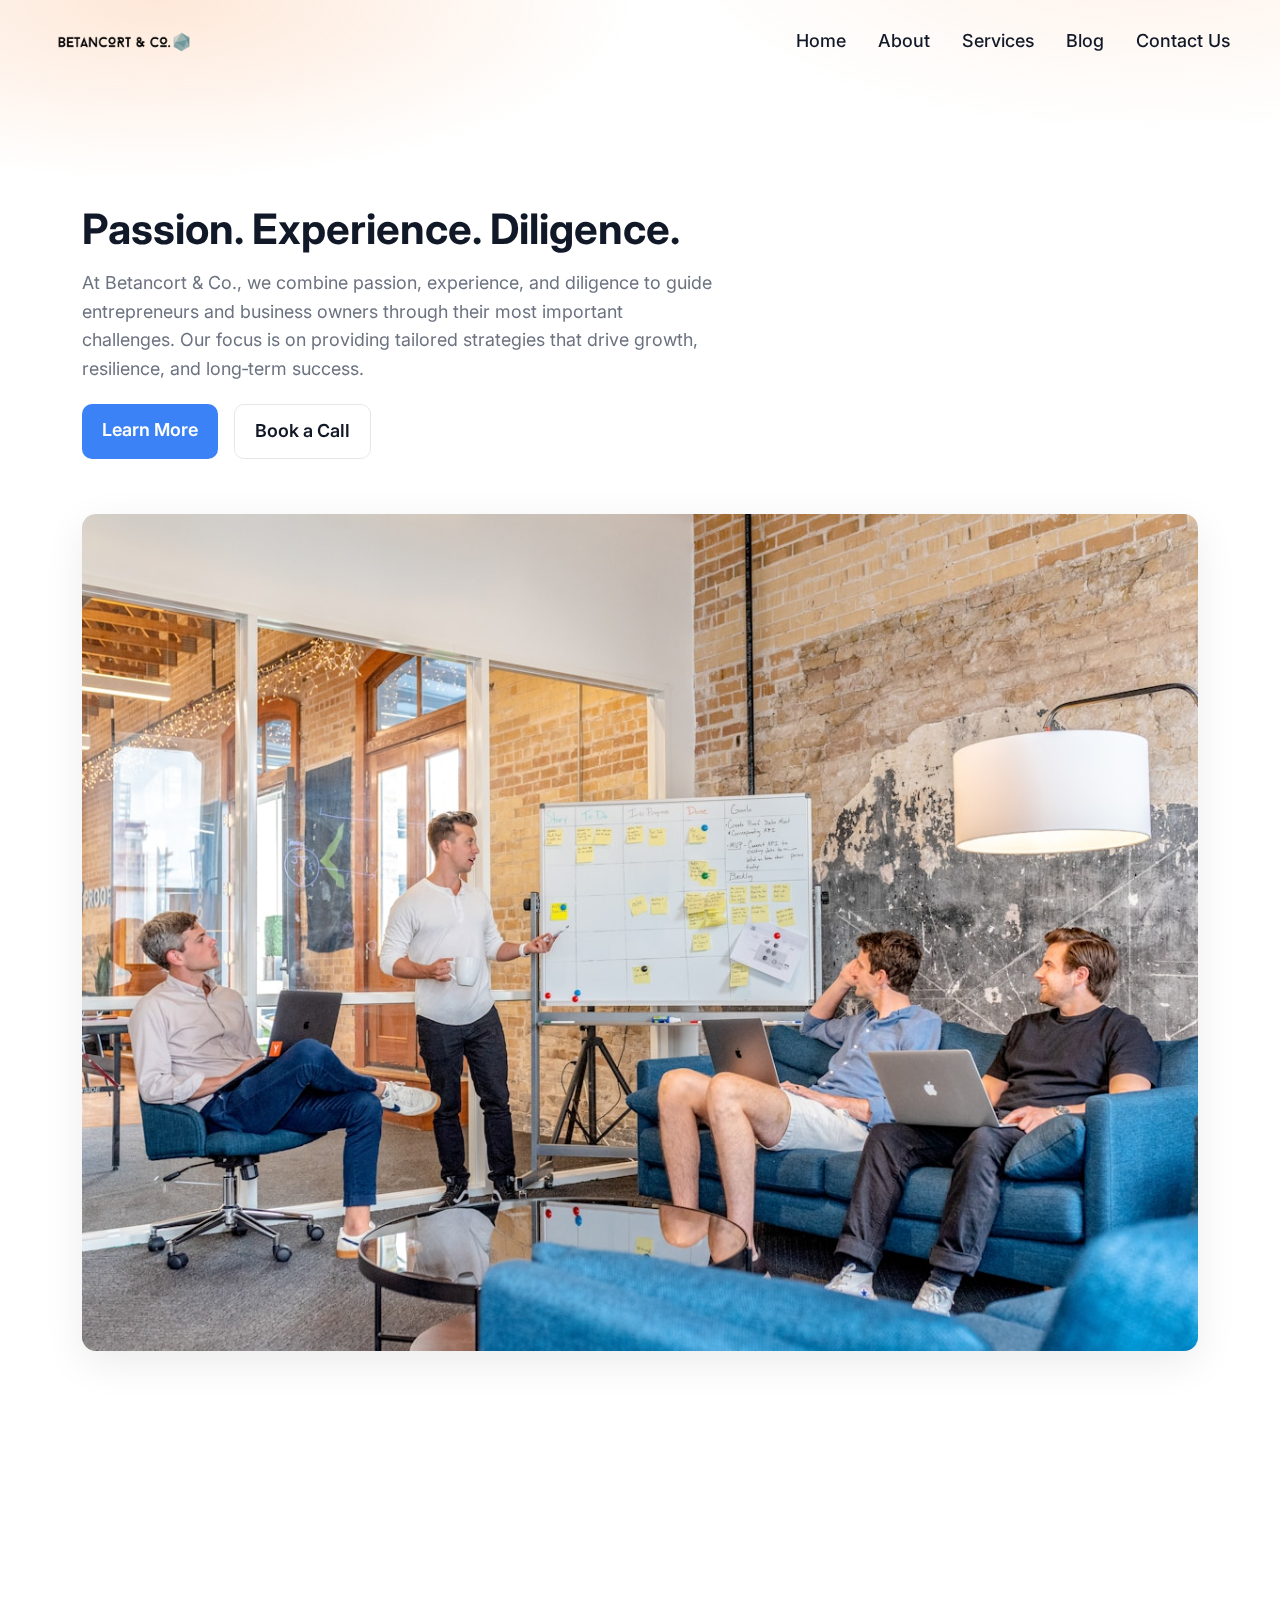
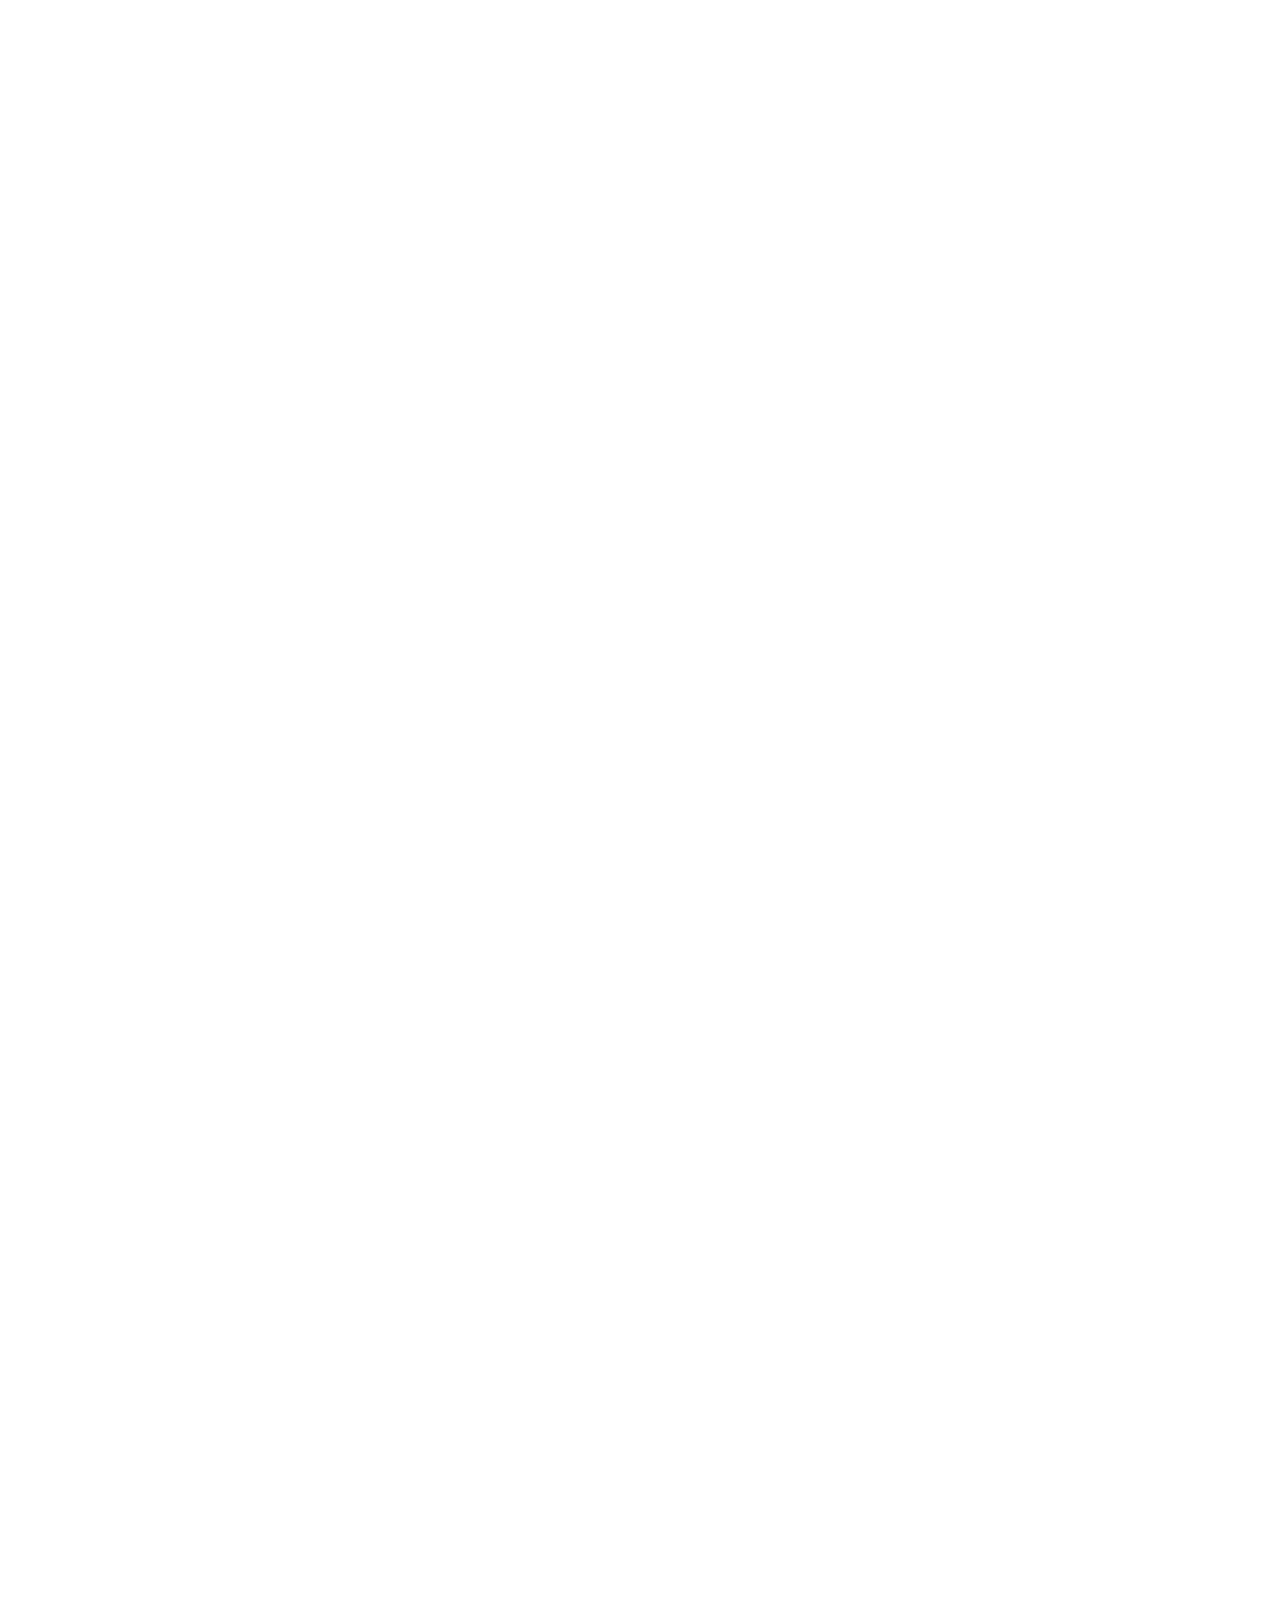
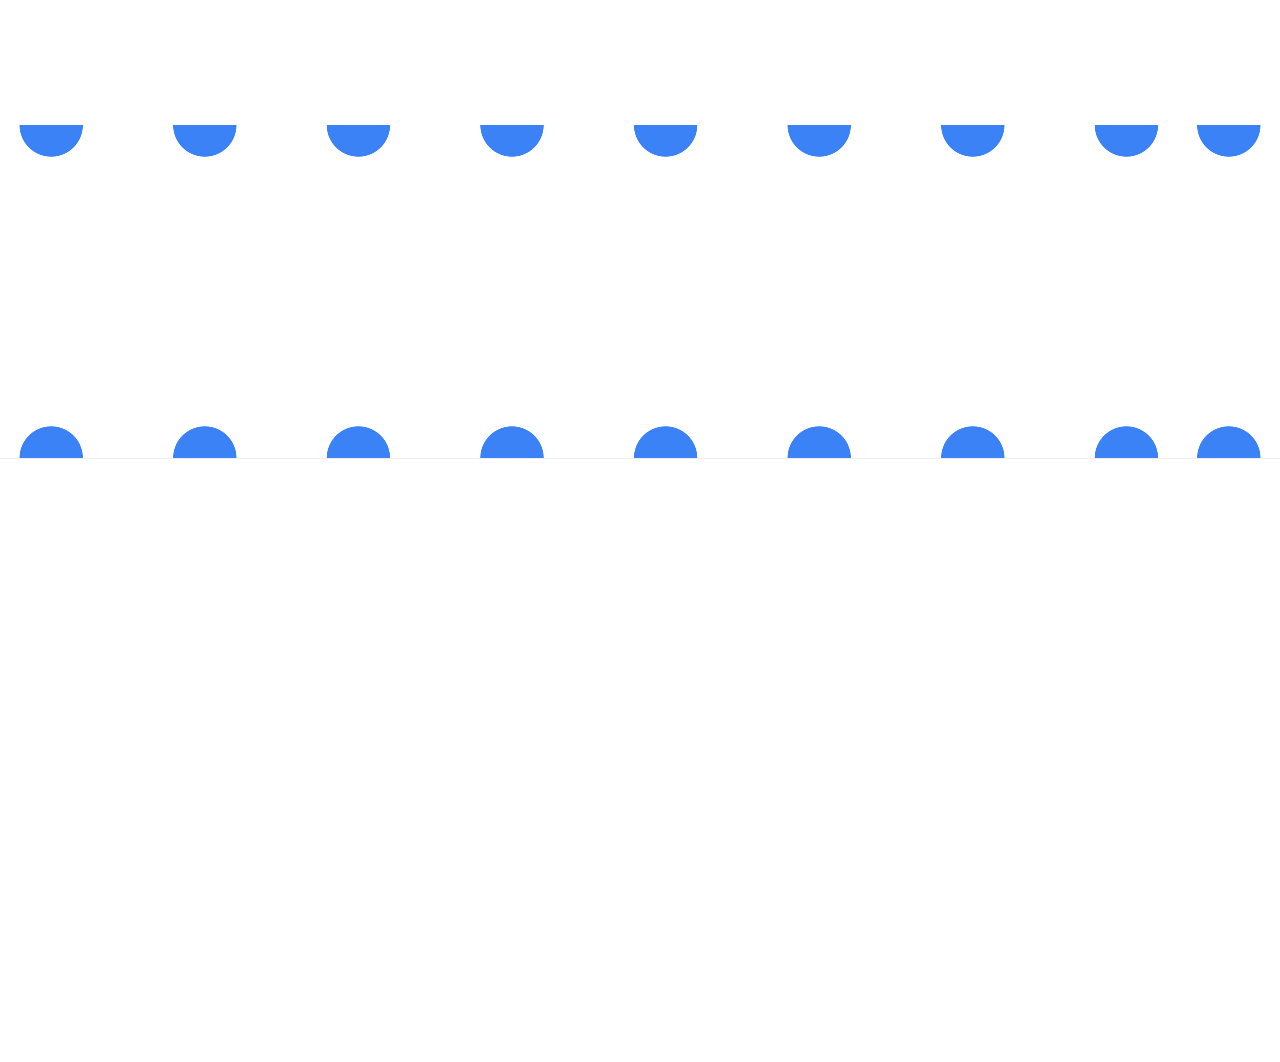
<file: about.html>
<!doctype html>
<html lang="es">
<head>
  <meta charset="utf-8">
  <meta name="viewport" content="width=device-width, initial-scale=1">
  <title>About — Betancort & Co</title>
  <meta name="description" content="Conocé la historia y experiencia de Betancort & Co.">
  <link rel="icon" href="assets/img/favicon.svg" type="image/svg+xml">
  <!-- Google Fonts -->
  <link href="https://fonts.googleapis.com/css2?family=Inter:wght@400;500;600;700;800&family=Playfair+Display:ital,wght@0,400;0,600;0,700;1,600&display=swap" rel="stylesheet">
  <link rel="stylesheet" href="./style/styles.css">
  <link rel="stylesheet" href="./style/about.css">
</head>
<body>
  <!-- Header -->
  <header class="site-header">
    <div class="wrap nav">
      <a class="brand" href="index.html"><img src="assets/img/logo.svg" alt="Betancort & Co" width="148" height="28"></a>
      <button class="nav__toggle" aria-expanded="false" aria-controls="menu" aria-label="Abrir menú">☰</button>
      <nav id="menu" class="nav__menu" aria-label="principal">
        <a href="index.html">Home</a>
        <a class="is-active" href="about.html">About</a>
        <a href="services.html">Services</a>
        <a href="blog.html">Blog</a>
        <a href="contact.html">Contact Us</a>
      </nav>
    </div>
  </header>

  <main id="contenido">

    <!-- HERO About -->
    <section class="section about-hero">
      <div class="wrap about-hero__grid">
        <div class="about-hero__copy">
          <h1 class="about-title">Passion. Experience. Diligence.</h1>
          <p class="about-lead">At Betancort & Co., we combine passion, experience, and diligence to guide entrepreneurs and business owners through their most important challenges. Our focus is on providing tailored strategies that drive growth, resilience, and long‑term success.</p>
          <div class="hero__ctas">
            <a class="btn" href="services.html">Learn More</a>
            <a class="btn btn--ghost" href="contact.html">Book a Call</a>
          </div>
        </div>
      </div>
    </section>

    <!-- Imagen grande -->
    <section class="section about-photo">
      <div class="wrap">
        <figure class="about-photo__media">
          <img src="assets/img/partners.jpg" alt="Team meeting with whiteboard">
        </figure>
      </div>
    </section>

    <!-- History -->
    <section class="section about-history">
      <div class="wrap about-history__grid">
        <div class="about-history__head">
          <p class="eyebrow">History</p>
          <div class="about-history__col">
            <p>Robert Betancort has worked for more than 15 years at the junction of product, marketing, and strategy for a range of companies, from small to medium to large. Having helped organizations expand and succeed, he now aims to utilize his expertise to support entrepreneurs in achieving their goals, particularly those who are first‑time or immigrant founders.</p>
            <p>Robert, who is also an immigrant, has faced many of the same challenges as you. He understands the obstacles you may encounter and wants to help you overcome them from a business perspective. As a business owner, you have enough to worry about, so he is committed to minimizing your hurdles. We are dedicated to working with you and providing our full attention and energy, which sets us apart.</p>
          </div>
          <div class="about-history__col">
            <p>Betancort & Co. started operating in 2016 and has helped several biotech CEOs, small business owners in construction and building maintenance, and other professionals achieve their goals. By focusing on their needs and crafting specific strategies for their industries, our customers have reached new heights and unlocked revenue opportunities unavailable before—this motivates us day in and day out.</p>
            <p>We enjoy the challenge of using modern technology to solve customer problems and make previously neglected areas or industries more accessible. Our approach involves introducing meaningful changes, achieving key outcomes, building exceptional teams, and adapting quickly to new environments.</p>
          </div>
        </div>
      </div>
    </section>

    <!-- Profile / Education -->
    <section class="section about-profile">
      <div class="wrap about-profile__grid">
        <figure class="profile-card">
          <img src="assets/img/robert.png" alt="Robert Betancort portrait">
        </figure>
        <div class="profile-copy">
          <h3 class="profile-name">Robert Betancort, MBA</h3>
          <p>Robert has 15+ years of experience working for small, medium, and large organizations, from global companies to his own consultancy. His contributions range from tactical advancements to strategic directions and revenue‑generating initiatives. He has hands‑on experience with how technology affects business owners and founders, staying ahead of new changes and leveraging proven methods for fast business growth acceleration.</p>

          <div class="edu">
            <div class="edu__title">
              <span class="edu__icon" aria-hidden="true"></span> Education
            </div>
            <div class="edu__cols">
              <div class="edu__item">
                <div class="edu__school">UC DAVIS</div>
                <div class="edu__degree">Master of Business Administration</div>
              </div>
              <div class="edu__item">
                <div class="edu__school">UNIVERSITY OF THE PACIFIC</div>
                <div class="edu__degree">Bachelor of Science, Engineering</div>
              </div>
              <div class="edu__item">
                <div class="edu__school">STANFORD UNIVERSITY</div>
                <div class="edu__degree">Corporate Innovation Certificate</div>
              </div>
            </div>
          </div>

          <div class="roles">
            <div class="roles__title">Previous roles</div>
            <ul class="roles__list">
              <li>DJ Advisory Board Member, Member</li>
              <li>Alchemist Accelerator, Mentor</li>
              <li>MKThink, Director</li>
            </ul>
          </div>

          <div class="profile-cta">
            <a class="btn btn--ghost pill" href="index.html#contacto">Book a Call</a>
          </div>
        </div>
      </div>
    </section>

    <!-- CTA Scallops -->
    <section class="section callout">
      <div class="wrap callout__inner">
        <h3 class="callout__title">There’s always a better way</h3>
        <p class="callout__text">Most processes or decisions can be improved. Don’t delay on yours</p>
        <a class="btn pill" href="index.html#contacto">Book a Call</a>
      </div>
    </section>

  </main>

  <!-- Footer (mismo del index) -->
  <!-- ================= FOOTER ================= -->
<footer class="site-footer site-footer--v2">
  <div class="wrap footer__grid footer__grid--center">
    <div>
      <h4>Company</h4>
      <ul class="footlist">
        <li><a href="about.html">About us</a></li>
        <li><a href="#">History</a></li>
        <li><a href="#">Customers</a></li>
        <li><a href="contact.html">Contact us</a></li>
      </ul>
    </div>

    <div>
      <h4>Product</h4>
      <ul class="footlist">
        <li><a href="services.html#">Technology</a></li>
        <li><a href="services.html#">Biotech</a></li>
        <li><a href="services.html#">AI</a></li>
        <li><a href="services.html#">Research</a></li>
        <li><a href="services.html#">Smart Business</a></li>
      </ul>
    </div>

    <div>
      <h4>Explore</h4>
      <ul class="footlist">
        <li><a href="blog.html">Blog</a></li>
      </ul>
    </div>
  </div>

  <!-- logo centrado -->
  <div class="wrap footer__brand">
    <img src="assets/img/logo.svg" alt="BETANCORT & CO" width="300" height="34">
  </div>

  <!-- copyright centrado -->
  <div class="wrap footer__legal">
    © <span id="year"></span>. All rights reserved.
  </div>

  <!-- redes centradas -->
  <div class="wrap footer__social">
    <a href="#" class="ico" aria-label="Facebook">
      <!-- FB -->
      <svg width="22" height="22" viewBox="0 0 24 24" fill="none"><path d="M15 8h-2a1 1 0 0 0-1 1v2h3l-.5 3h-2.5v8h-3v-8H7v-3h2v-2.5A3.5 3.5 0 0 1 12.5 5H15v3z" fill="currentColor"/></svg>
    </a>
    <a href="#" class="ico" aria-label="Twitter">
      <!-- X/Twitter -->
      <svg width="22" height="22" viewBox="0 0 24 24" fill="none"><path d="M17.5 3h-3.1l-3.1 4.4L7.9 3H3.5l6 8.2L3 21h3.1l4.3-6.1L15.8 21H20l-6.6-9.1L20 3z" fill="currentColor"/></svg>
    </a>
    <a href="#" class="ico" aria-label="Instagram">
      <!-- IG -->
      <svg width="22" height="22" viewBox="0 0 24 24" fill="none"><rect x="3" y="3" width="18" height="18" rx="5" stroke="none" fill="currentColor" opacity=".12"/><path d="M12 8.5a3.5 3.5 0 1 0 0 7 3.5 3.5 0 0 0 0-7zm5-2a1 1 0 1 0 0 2 1 1 0 0 0 0-2z" fill="currentColor"/></svg>
    </a>
  </div>
</footer>

  <script src="main.js"></script>
</body>
</html>
</file>
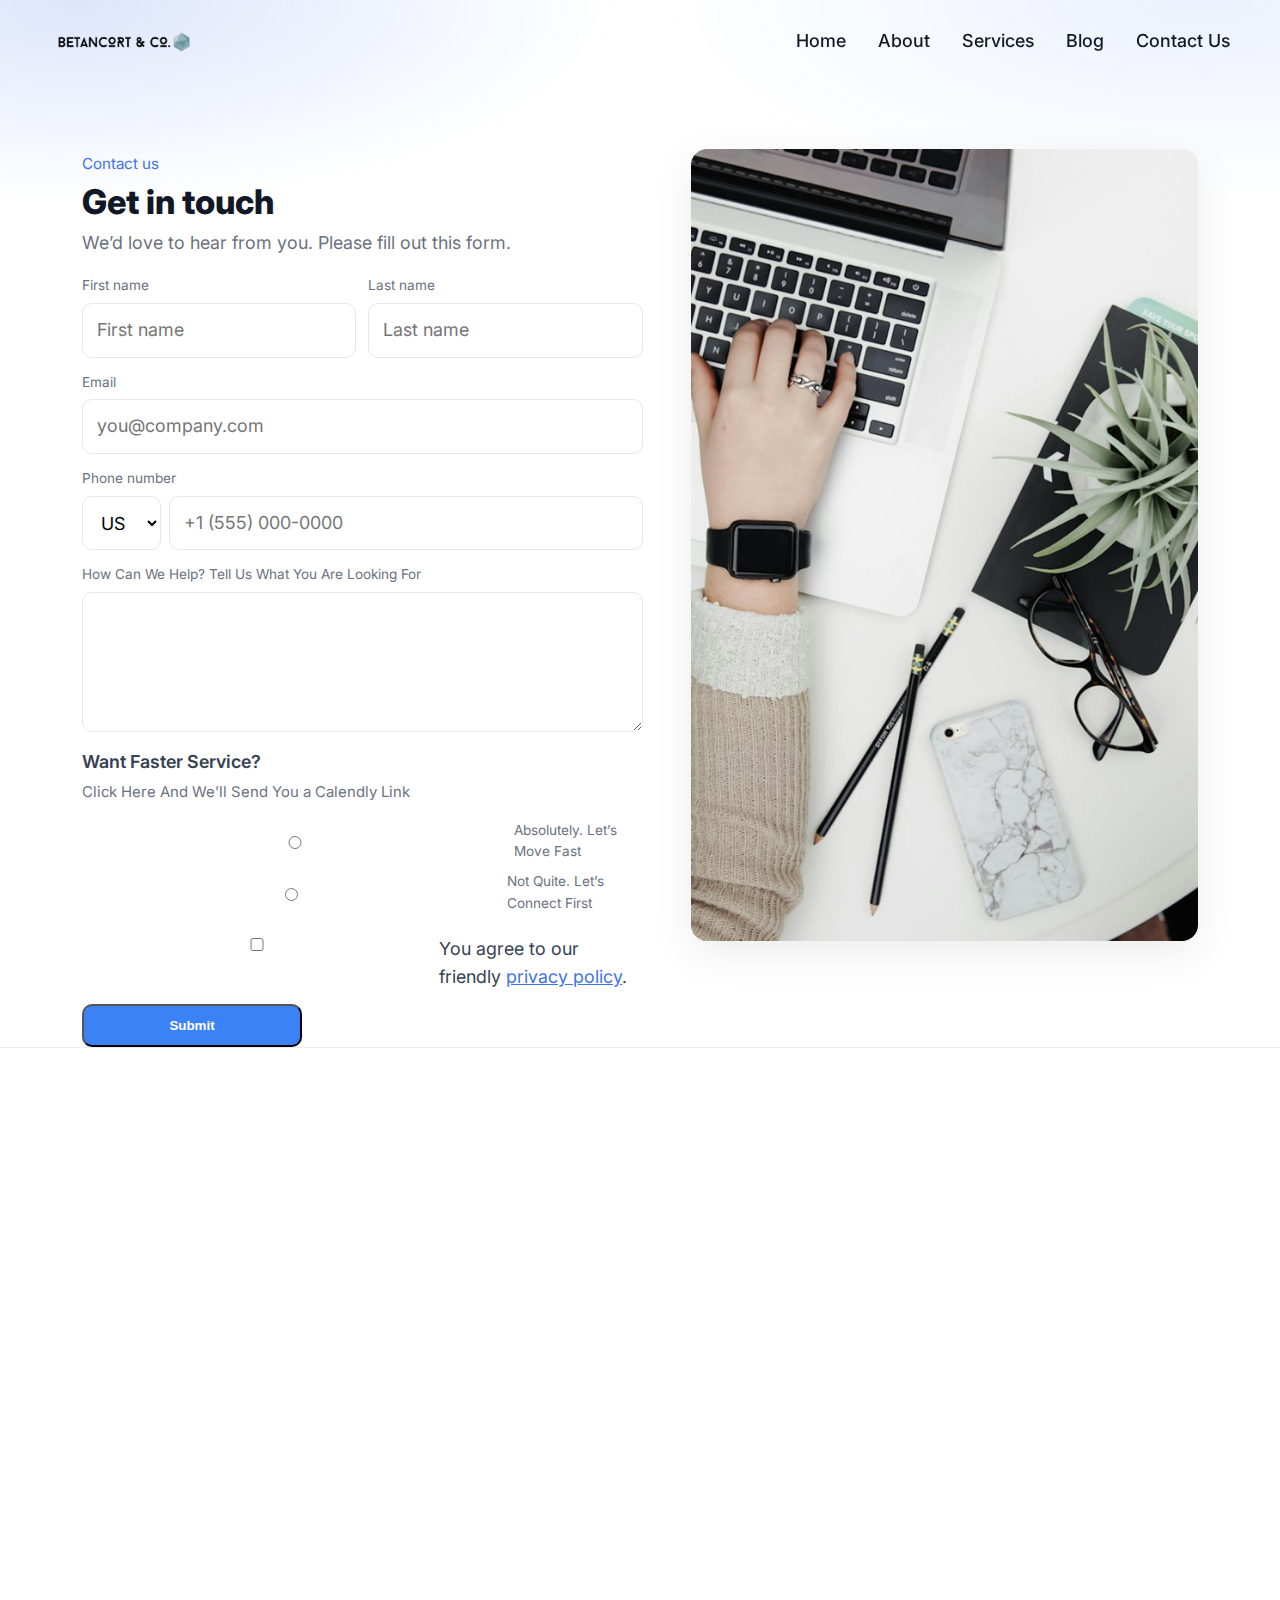
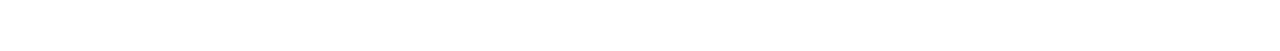
<file: contact.html>
<!doctype html>
<html lang="es">
<head>
  <meta charset="utf-8" />
  <meta name="viewport" content="width=device-width, initial-scale=1" />
  <title>Contact — Betancort & Co</title>
  <meta name="description" content="We’d love to hear from you. Please fill out this form." />

  <!-- Tipografías (Inter + Playfair) -->
  <link href="https://fonts.googleapis.com/css2?family=Inter:wght@400;500;600;700;800&family=Playfair+Display:ital,wght@0,600;1,600&display=swap" rel="stylesheet">

  <!-- Estilos globales + específicos -->
  <link rel="stylesheet" href="./style/styles.css" />
  <link rel="stylesheet" href="./style/contact.css" />
  <link rel="stylesheet" href="./style/responsive.css">
</head>
<body>
  <a class="visually-hidden" href="#contenido">Saltar al contenido</a>

  <!-- ================= HEADER (igual al index) ================= -->
  <header class="site-header">
    <div class="wrap nav">
      <a class="brand" href="index.html">
        <img src="assets/img/logo.svg" alt="Betancort & Co" width="148" height="28">
      </a>
      <button class="nav__toggle" aria-expanded="false" aria-controls="menu" aria-label="Abrir menú">☰</button>
      <nav id="menu" class="nav__menu" aria-label="principal">
        <a href="index.html">Home</a>
        <a href="about.html">About</a>
        <a href="services.html">Services</a>
        <a href="blog.html">Blog</a>
        <a class="is-active" href="contact.html">Contact Us</a>
      </nav>
    </div>
  </header>

  <main id="contenido">
    <!-- ================= CONTACT ================= -->
    <section class="contact-hero">
      <div class="wrap contact__grid">
        <!-- Columna izquierda: texto + form -->
        <div class="contact__copy">
          <a class="breadcrumbs" href="#">Contact us</a>
          <h1 class="contact__title">Get in touch</h1>
          <p class="contact__lead">We’d love to hear from you. Please fill out this form.</p>

          <form class="form" action="#" method="post" onsubmit="return false;">
            <!-- Nombre / Apellido -->
            <div class="row-2">
              <div class="form__group">
                <label for="fname">First name</label>
                <input id="fname" name="fname" type="text" placeholder="First name" required>
              </div>
              <div class="form__group">
                <label for="lname">Last name</label>
                <input id="lname" name="lname" type="text" placeholder="Last name" required>
              </div>
            </div>

            <!-- Email -->
            <div class="form__group">
              <label for="email">Email</label>
              <input id="email" name="email" type="email" placeholder="you@company.com" required>
            </div>

            <!-- Teléfono -->
            <div class="form__group">
              <label for="phone">Phone number</label>
              <div class="phone">
                <select class="phone__cc" aria-label="Country code">
                  <option>US</option>
                  <option>AR</option>
                  <option>UY</option>
                  <option>ES</option>
                </select>
                <input id="phone" name="phone" type="tel" class="phone__num" placeholder="+1 (555) 000-0000">
              </div>
            </div>

            <!-- Mensaje -->
            <div class="form__group">
              <label for="msg">How Can We Help? Tell Us What You Are Looking For</label>
              <textarea id="msg" name="msg" placeholder=""></textarea>
            </div>

            <!-- Más rápido -->
            <div class="form__group">
              <div class="hint">Want Faster Service?<br><small>Click Here And We’ll Send You a Calendly Link</small></div>
              <div class="choices">
                <label class="choice"><input type="radio" name="speed" value="fast"> <span>Absolutely. Let’s Move Fast</span></label>
                <label class="choice"><input type="radio" name="speed" value="connect"> <span>Not Quite. Let’s Connect First</span></label>
              </div>
            </div>

            <!-- Política + submit -->
            <div class="form__actions">
              <label class="agree">
                <input type="checkbox" required>
                <span>You agree to our friendly <a class="policy-link" href="#">privacy policy</a>.</span>
              </label>

              <button class="btn submit" type="submit">Submit</button>
            </div>
          </form>
        </div>

        <!-- Columna derecha: imagen -->
        <figure class="contact__media">
          <img src="assets/img/contact.png" alt="Desk photo with laptop and plant">
        </figure>
      </div>
    </section>
  </main>

  
<!-- ================= FOOTER ================= -->
<footer class="site-footer site-footer--v2">
  <div class="wrap footer__grid footer__grid--center">
    <div>
      <h4>Company</h4>
      <ul class="footlist">
        <li><a href="about.html">About us</a></li>
        <li><a href="#">History</a></li>
        <li><a href="#">Customers</a></li>
        <li><a href="contact.html">Contact us</a></li>
      </ul>
    </div>

    <div>
      <h4>Product</h4>
      <ul class="footlist">
        <li><a href="services.html#">Technology</a></li>
        <li><a href="services.html#">Biotech</a></li>
        <li><a href="services.html#">AI</a></li>
        <li><a href="services.html#">Research</a></li>
        <li><a href="services.html#">Smart Business</a></li>
      </ul>
    </div>

    <div>
      <h4>Explore</h4>
      <ul class="footlist">
        <li><a href="blog.html">Blog</a></li>
      </ul>
    </div>
  </div>

  <!-- logo centrado -->
  <div class="wrap footer__brand">
    <img src="assets/img/logo.svg" alt="BETANCORT & CO" width="300" height="34">
  </div>

  <!-- copyright centrado -->
  <div class="wrap footer__legal">
    © <span id="year"></span>. All rights reserved.
  </div>

  <!-- redes centradas -->
  <div class="wrap footer__social">
    <a href="#" class="ico" aria-label="Facebook">
      <!-- FB -->
      <svg width="22" height="22" viewBox="0 0 24 24" fill="none"><path d="M15 8h-2a1 1 0 0 0-1 1v2h3l-.5 3h-2.5v8h-3v-8H7v-3h2v-2.5A3.5 3.5 0 0 1 12.5 5H15v3z" fill="currentColor"/></svg>
    </a>
    <a href="#" class="ico" aria-label="Twitter">
      <!-- X/Twitter -->
      <svg width="22" height="22" viewBox="0 0 24 24" fill="none"><path d="M17.5 3h-3.1l-3.1 4.4L7.9 3H3.5l6 8.2L3 21h3.1l4.3-6.1L15.8 21H20l-6.6-9.1L20 3z" fill="currentColor"/></svg>
    </a>
    <a href="#" class="ico" aria-label="Instagram">
      <!-- IG -->
      <svg width="22" height="22" viewBox="0 0 24 24" fill="none"><rect x="3" y="3" width="18" height="18" rx="5" stroke="none" fill="currentColor" opacity=".12"/><path d="M12 8.5a3.5 3.5 0 1 0 0 7 3.5 3.5 0 0 0 0-7zm5-2a1 1 0 1 0 0 2 1 1 0 0 0 0-2z" fill="currentColor"/></svg>
    </a>
  </div>
</footer>

  <!-- JS global -->
  <script src="main.js"></script>

</body>
</html>
</file>
<file: style/styles.css>
:root{
  --font-sans: 'Inter', system-ui, -apple-system, Segoe UI, Roboto, Arial, sans-serif;
  --font-serif: 'Playfair Display', Georgia, 'Times New Roman', serif;

  /* Colores */
  --primary: #3B82F6; /* Botones */
  --accent:  #4172E9; /* Texto/acentos (no botones) */
  --text: #111827;
  --muted: #6B7280;
  --bg: #FFFFFF;

  /* Altura del header (ajustá si hace falta) */
  --header-h: 80px;

  /* Layout y escala */
  --container: 1180px;
  --radius: 14px;
  --shadow: 0 12px 40px rgba(0,0,0,.08);

  /* Spacing */
  --s-1: 4px; --s-2: 8px; --s-3: 12px; --s-4: 16px; --s-5: 24px;
  --s-6: 32px; --s-7: 48px; --s-8: 64px; --s-9: 96px;

  /* Tipografía fluida */
  --fs-300: clamp(14px, 1.2vw, 16px);
  --fs-400: clamp(16px, 1.4vw, 18px);
  --fs-500: clamp(18px, 1.6vw, 20px);
  --fs-600: clamp(26px, 3.4vw, 38px);
  --fs-700: clamp(34px, 5vw, 56px);
}

/* pegalo cerca del inicio de tu CSS base */
:where(figure){ margin: 0; }

/* opcional: también blockquote, p y headings si manejás el spacing a mano */
:where(blockquote, p, h1, h2, h3, h4, h5, h6){ margin: 0; }

*{box-sizing:border-box}
html{scroll-behavior:smooth}
body{margin:0;font:var(--fs-400)/1.6 var(--font-sans);color:var(--text);background:var(--bg)}
img{max-width:100%;height:auto;display:block}
a{color:inherit}
:focus-visible{outline:3px solid var(--accent);outline-offset:2px}
.visually-hidden{position:absolute!important;height:1px;width:1px;overflow:hidden;clip:rect(1px,1px,1px,1px);white-space:nowrap}
.wrap{max-width:var(--container);margin:auto;padding:0 var(--s-6)}
.btn{display:inline-block;background:var(--primary);color:#fff;text-decoration:none;padding:12px 20px;border-radius:10px;font-weight:600}
.btn:is(:hover,:focus){opacity:.92}
.btn--ghost{background:transparent;color:var(--text);border:1px solid #E5E7EB}
.btn--ghost:hover{border-color:#c7d2fe;color:#2b2f38}

.hero.hero--merge{
  margin-top: calc(var(--header-h) * -1);  /* el hero sube bajo el nav */
  padding-top: var(--header-h);            /* compenso para que no tape el contenido */
}

.btn:is(:hover,:focus){opacity:.92}

.section__title{font-family:var(--font-serif)}

/* Header */
.site-header{
  position: sticky; top:0; z-index:100;
  background: transparent !important;   /* fuerza transparencia */
  border-bottom: 1px solid transparent;
  transition: background .25s, border-color .25s, box-shadow .25s, backdrop-filter .25s;
}

/* Header sólido cuando scrolleás */
.site-header.is-scrolled{
  background: rgba(255,255,255,.98);
  border-bottom: 1px solid #eee;
  box-shadow: 0 6px 20px rgba(0,0,0,.06);
  backdrop-filter: saturate(160%) blur(6px);
}

.nav{display:flex;align-items:center;justify-content:space-between;gap:var(--s-6);padding:var(--s-5) 0}
.nav__menu{display:flex;gap:var(--s-6);flex-wrap:wrap;align-items:center}
.nav__menu a{text-decoration:none;color:var(--text);font-weight:500}
.nav__menu a:hover{color:var(--accent)}
.nav__toggle{display:none;background:transparent;border:1px solid #ddd;border-radius:8px;padding:8px 10px;font-size:20px;cursor:pointer}

/* HERO */
.hero{position:relative;isolation:isolate;padding-top:var(--s-8)}
.hero.hero--pattern { position: relative; overflow: hidden; }

.hero.hero--pattern::before{/* Capa del patrón */
   content:"";
  position:absolute;
  /* que suba por debajo del header */
  inset: calc(-1 * var(--header-h)) 0 0 0;
  background-image: url("../assets/img/bg-hero-pattern.png");
  background-repeat: no-repeat;
  background-position: center top;
  /* OPCIÓN A: llenar de lado a lado, aunque recorte un poco abajo */
  background-size: cover;

  /* Si preferís cero recorte vertical, usá esta en vez de cover: */
  /* background-size: 100vw auto; */

  opacity: 1;
  pointer-events: none;
  z-index: 0;              /* queda detrás del contenido */
}

.hero.hero--pattern .hero__inner { position: relative; z-index: 1; } /* Asegura que el contenido quede arriba del patrón */

.hero--gradient{
  background:
    radial-gradient(1200px 600px at 50% -240px, rgba(65,114,233,.15), transparent 60%),
    radial-gradient(900px 420px at 90% 20%, rgba(65,114,233,.10), transparent 60%),
    #fff;
}
.hero__inner{display:grid;grid-template-columns:1.1fr .9fr;align-items:center;gap:var(--s-8);padding:var(--s-9) 0}
.hero__title{font-size:var(--fs-600);line-height:1.08;margin:0 0 var(--s-5)}
.hero__subtitle{
  color:var(--muted);
  max-width: 60ch;
  margin: 0 auto var(--s-6);   /* <- centra el bloque */
  text-align: center;          /* centra el texto dentro */}
.hero__ctas{display:flex;gap:var(--s-4);flex-wrap:wrap}
.hero__media{
  border-radius:16px;
  overflow:hidden;
  box-shadow:var(--shadow);
  margin:0;
}
.brandstrip{display:flex;gap:var(--s-7);justify-content:center;align-items:center;padding:var(--s-4) 0}
.brandstrip img{height:50px;filter:grayscale(1) contrast(.8) opacity(.7)}

.hero.hero--center .hero__inner{ /* Centro el texto y apilo el contenido del hero a 1 columna */
  grid-template-columns: 1fr;   /* antes era 1.1fr .9fr */
  text-align: center;
  justify-items: center;
  padding: var(--s-9) 0 var(--s-8); /* ajustá alto del hero acá */
}

/* pone el <p.kicker> en línea y pegado al título */
.hero__copy .kicker{
  display:inline-block;
  margin:0 var(--s-3) 0 0;   /* espacio a la derecha */
  vertical-align:baseline;
}
.hero__copy .hero__title{
  display:inline;            /* ya es inline, lo dejamos claro */
  margin:0;                  /* evitá margen inferior en inline */
}
/* separá después del título */
.hero__subtitle{ margin-top: var(--s-5); }

/* Centrar CTAs y tira de logos */
.hero.hero--center .hero__ctas{ justify-content: center; }
.brandstrip{ justify-content: center; }

/* Si el patrón te queda “muy arriba/abajo”, movelo: */
.hero.hero--pattern::before{
  background-position: center -40px; /* sube/baja el patrón */
}

/* Altura del hero */
.hero__inner{ /* ya centrado arriba */
  /* podés aumentar padding si querés más aire */
}

/* Split */
.section{padding:var(--s-9) 0}
.section__title{font-size:var(--fs-600);margin:0}
.lead{color:var(--muted)}
.split__inner{
  display:grid;
  grid-template-columns:.95fr 1.05fr;
  gap:var(--s-6);
  align-items:stretch}
.split__media{
  margin: 0;                            /* quita márgenes del UA */
  height: 100%;
  display: block;
  border-radius: 16px;
  overflow: hidden;                     /* recorta la imagen dentro */
  box-shadow: var(--shadow);
}

.split__media img{
  width: 100%;
  height: 100%;
  object-fit: cover;                    /* llena y puede recortar un poco */
  object-position: center;
  display: block;
}

/* Journey */
.journey__intro{
  display:grid;
  grid-template-columns:1.2fr .8fr;
  gap:var(--s-6);
  align-items:center;
  margin-bottom:var(--s-7)
}

.grid{display:grid;gap:var(--s-6)}
.grid--3{grid-template-columns:repeat(3,1fr)}
.grid--4{grid-template-columns:repeat(4,1fr)}
.grid--2{grid-template-columns:repeat(2,1fr)}
.card{border:1px solid #eee;border-radius:var(--radius);padding:var(--s-6);display:flex;flex-direction:column;gap:var(--s-4);background:#fff;box-shadow:0 2px 0 rgba(0,0,0,.02)}
.card--thumb{padding:var(--s-5)}
.thumb{border-radius:12px;overflow:hidden;margin-bottom:var(--s-4);box-shadow:var(--shadow)}
.card__title{font-size:var(--fs-500);margin:0}
.card__text{color:var(--muted);margin:0}
.icon{width:36px;height:36px;border-radius:10px}
.icon--blue{background:#3b82f6}
.icon--orange{background:#fb923c}
.icon--pink{background:#f472b6}
.icon--purple{background:#8b5cf6}
.icon--green{background:#22c55e}
.icon--yellow{background:#eab308}

/* P + H2 en una sola línea dentro de journey__intro */
.journey__intro > div .kicker_hero{
  display: inline;                 /* deja de ser block */
  margin: 0 .5rem 0 0;             /* espacio a la derecha */
  white-space: nowrap;             /* que el "Our Journey:" no se corte */
  vertical-align: baseline;
}

.journey__intro > div .section__title{
  display: inline;                 /* que el h2 fluya en línea */
  margin: 0;                       /* sin márgenes que fuercen salto */
  vertical-align: baseline;
  /* si querés fijar tamaño acá, mejor que inline style: */
  /* font-size: 32px; */
}

/* KPIs */
.kpis .kpi{border:1px solid #eee;border-radius:var(--radius);padding:var(--s-6);display:flex;flex-direction:column;gap:var(--s-2);background:#fff;box-shadow:0 2px 0 rgba(0,0,0,.02)}
.kpi__num{font-weight:800;font-size:clamp(24px,5vw,36px)}
.kpi__label{color:var(--muted)}
/* Números KPI y headings del footer con acento */
.kpi__num{color:var(--accent)}
.footer__grid h4{color:var(--accent)}

/* Kicker con Playfair + acento */
.kicker{
  color:var(--accent);
  font-family:var(--font-serif);
  font-style:italic;
  font-weight:600;
  margin:0 0 var(--s-2);
}

.kicker_hero{
  font-size:var(--fs-600);
  letter-spacing:1px;
}

/* P y H2 en la misma línea */
.split__copy .kicker_hero{
  display: inline;           /* era block */
  margin: 0;                 /* saca margen por defecto */
}
.split__copy .kicker_hero + .section__title{
  display: inline;           /* era block */
  margin: 0 0 0 .5rem;       /* espacio entre ambos */
  vertical-align: baseline;  /* alineados prolijos */
}

/* Testimonial */
.testimonial__layout{display:grid;grid-template-columns:.9fr 1.1fr;gap:var(--s-8);align-items:center}
.testimonial__card{background:#e8efff;border-radius:var(--radius);padding:var(--s-7);box-shadow:var(--shadow)}
.testimonial__slider{position:relative}
.tcard{display:none;border-radius:var(--radius);padding:var(--s-7);background:#3b82f6;color:#fff;box-shadow:var(--shadow)}
.tcard.is-active{display:block}
.tcard__text{font-size:var(--fs-500);margin:0 0 var(--s-5)}
.tcard__user{display:flex;gap:var(--s-4);align-items:center}
.avatar{border-radius:50%}
.dots{display:flex;gap:8px;justify-content:center;margin-top:var(--s-4)}
.dot{width:10px;height:10px;border-radius:50%;background:#cfe0ff;border:none;cursor:pointer}
.dot.is-active{background:#1e40af}

/* Contact */
.contact__inner{display:grid;grid-template-columns:1fr 1fr;gap:var(--s-8);align-items:start}
.form input,.form textarea{width:100%;padding:12px 14px;border:1px solid #e5e7eb;border-radius:10px;font:inherit;background:#fff}
.form textarea{min-height:140px;resize:vertical}
.checks{color:#6b7280}
.contact__media{border-radius:16px;overflow:hidden;box-shadow:var(--shadow)}

/* Footer */
.site-footer{border-top:1px solid #eee;padding:var(--s-8) 0 0}
.footer__grid{display:grid;grid-template-columns:repeat(3,1fr);gap:var(--s-8)}
.footer__grid h4{margin:0 0 var(--s-3)}
.footlist{list-style:none;padding:0;margin:0;display:grid;gap:8px}
.footlist a{text-decoration:none;color:#4b5563}
.footlist a:hover{color:#111827}
.footer__bar{display:flex;justify-content:space-between;align-items:center;border-top:1px solid #eee;margin-top:var(--s-7);padding:var(--s-6) 0;color:#6b7280}
.socials a{text-decoration:none;margin-left:12px;color:#6b7280}
.socials a:hover{color:#111827}

/* Responsive */
@media (max-width: 1024px){
  .hero__inner,.split__inner,.journey__intro,.testimonial__layout,.contact__inner{grid-template-columns:1fr}
  .grid--3{grid-template-columns:repeat(2,1fr)}
  .grid--4{grid-template-columns:repeat(2,1fr)}
}
@media (max-width: 640px){
  .nav__toggle{display:block}
  .nav__menu{display:none;flex-direction:column;align-items:flex-start;gap:var(--s-4);padding:var(--s-4) 0}
  .nav__menu.is-open{display:flex}
  .grid--3,.grid--4,.grid--2{grid-template-columns:1fr}
}

/* Lista con viñeta personalizada (quita el punto) */
.list--checks{
  list-style: none;
  padding-left: 0;                 /* quita indent por defecto del UL */
  margin: 0 0 var(--s-6);
  display: grid;
  gap: var(--s-3);
}

.list--checks li{
  position: relative;
  padding-left: 28px;              /* espacio para el ícono */
}

/* Viñeta como imagen */
.list--checks li::before{
  content: "";
  position: absolute;
  left: 0;
  top: 0.25em;                     /* centra verticalmente con el texto */
  width: 20px;
  height: 20px;
  background: url("../assets/img/check-circle.png") no-repeat center / contain;
  pointer-events: none;
}

/* ===== FIX overflow: Industry experience ===== */
.industries .grid--3{
  display: grid;
  /* 3 col en desktop, 2 en tablet, 1 en mobile automáticamente,
     sin desbordarse del viewport */
  grid-template-columns: repeat(auto-fit, minmax(280px, 1fr));
  gap: var(--s-6);
}

/* Evita que el contenido “fuerce” el ancho mínimo de la columna */
.industries .card,
.industries .thumb,
.industries .card__title,
.industries .card__text{
  min-width: 0;
}

/* Imagen responsiva dentro del thumb */
.industries .thumb{ border-radius: 12px; overflow: hidden; }
.industries .thumb img{
  width: 100%;
  height: auto;            /* si querés altura fija, ver bloque de abajo */
  display: block;
}

/* (Opcional) misma altura visual de thumbs con recorte elegante */
@supports (aspect-ratio: 16 / 10){
  .industries .thumb{ aspect-ratio: 16 / 10; }
  .industries .thumb img{ height: 100%; object-fit: cover; }
}

/* ===== KPI STRIP (mosaico + copy) ===== */
.kpi-split__grid{
  display: grid;
  grid-template-columns: 1.05fr .95fr;     /* mosaico izq + texto der */
  gap: var(--s-8);
  align-items: center;
}

/* Mosaico 2×2 */
.kpi-mosaic{
  display: grid;
  grid-template-columns: repeat(2, minmax(220px, 1fr));
  gap: var(--s-6);
}

.kpi-card{
  background: #fff;
  border-radius: 18px;
  padding: clamp(18px, 3vw, 28px);
  box-shadow: var(--shadow);
  display: grid;
  gap: 8px;
  min-width: 0;                /* evita overflow */
}

.kpi-card .num{
  font-weight: 800;
  font-size: clamp(26px, 4.8vw, 44px);
  line-height: 1.1;
  color: #111827;
}

.kpi-card .desc{
  margin: 0;
  font-size: clamp(14px, 2.2vw, 18px);
  color: var(--muted);
}

/* Card azul con glow */
.kpi-card--primary{
  background: var(--primary);
  color: #fff;
  position: relative;
}
.kpi-card--primary .num{ color:#fff; }
.kpi-card--primary .desc{ color:#fff; }

/* Glow grande detrás (aprox. como la imagen) */
.kpi-card--primary::before{
  content:"";
  position:absolute;
  inset: -12px -12px -20px -12px;        /* expande área del glow */
  z-index:-1;
  border-radius: 24px;
  background:
    radial-gradient(60% 70% at 50% 10%, rgba(0,0,0,.18), transparent 60%),
    radial-gradient(60% 70% at 10% 90%, rgba(0,0,0,.12), transparent 60%);
  filter: blur(6px);
}

/* Lado derecho (copy) */
.impact__title{
  font-family: var(--font-serif);
  font-style: italic;
  color: var(--accent);
  font-size: clamp(28px, 5vw, 44px);
  line-height: 1.1;
  margin: 0 0 var(--s-4);
}
.impact__lead{
  color: #4B5563;
  font-size: clamp(16px, 2.2vw, 20px);
  margin: 0 0 var(--s-6);
  max-width: 46ch;
}

/* Botón pill para que se vea redondito como el diseño */
.btn.pill{ border-radius: 999px; padding: 12px 22px; }

/* ===== Responsive ===== */
@media (max-width: 1024px){
  .kpi-split__grid{ grid-template-columns: 1fr; }
  .impact__lead{ max-width: 60ch; }
}
@media (max-width: 640px){
  .kpi-mosaic{ grid-template-columns: 1fr; }
}


/* ===== Footer v2 centrado en el medio ===== */
.footer__grid--center{
  display: grid;
  /* columnas con ancho propio, NO 1fr */
  grid-template-columns: repeat(3, 160px);   /* 220–260px también sirve */
  column-gap: clamp(32px, 5vw, 72px);

  /* que el grid no se estire: ancho = contenido */
  width: fit-content;
  margin-inline: auto;                        /* centro en el wrap */

  justify-content: center;                   /* por las dudas */
  justify-items: start;                      /* texto alineado a la izq */
}

/* resto igual */
.site-footer--v2 h4{ margin:0 0 var(--s-3); color:var(--text); font-weight:600; letter-spacing:.2px; }
.site-footer--v2 .footlist{ list-style:none; padding:0; margin:0; display:grid; gap:10px; }
.site-footer--v2 .footlist a{ color:#9CA3AF; text-decoration:none; }
.site-footer--v2 .footlist a:hover{ color:var(--text); }

.footer__brand{ display:flex; justify-content:center; padding:var(--s-8) 0 var(--s-4); }
.footer__legal{ text-align:center; color:#6B7280; margin-bottom:var(--s-4); }
.footer__social{ display:flex; justify-content:center; gap:18px; color:#6B7280; padding-bottom:var(--s-8); }
.footer__social .ico:hover{ color:#111827; }

/* Responsive: 1 columna centrada */
@media (max-width: 768px){
  .footer__grid--center{
    grid-template-columns: 1fr;
    width: 100%;
    max-width: 420px;           /* para que no se haga demasiado ancho */
    row-gap: var(--s-6);
  }
}

/* ===== Scroll Reveal (global) ===== */
.reveal{
  opacity: 0;
  transform: translateY(24px);
  transition:
    transform .8s cubic-bezier(.2,.65,.2,1),
    opacity .8s ease-out;
  will-change: transform, opacity;
}

.reveal.is-visible{
  opacity: 1;
  transform: none;
}

/* variantes simples */
.reveal--left  { transform: translateX(-28px); }
.reveal--right { transform: translateX( 28px); }
.reveal--zoom  { transform: scale(.96); }

/* reduce motion: desactiva animaciones si el usuario lo pide */
@media (prefers-reduced-motion: reduce){
  .reveal, .reveal *{
    transition: none !important;
    transform: none !important;
    opacity: 1 !important;
  }
}
</file>
<file: style/about.css>
:root{ --about-hero-h: 56vh; }

/* HERO */
.about-hero{
  /* se mete bajo el nav */
  margin-top: calc(var(--header-h) * -1);
  /* compenso el contenido sumando la altura del header */
  padding-top: calc(var(--header-h) + clamp(32px, 5vw, 64px));
  padding-bottom: 0;

  /* glow naranja */
  background:
    radial-gradient(800px 300px at 12% 0%, rgba(248,126,39,.18), transparent 60%),
    radial-gradient(800px 300px at 90% -10%, rgba(248,126,39,.10), transparent 60%),
    #fff;
}
.about-hero__grid{ display:grid; grid-template-columns: 1fr; }
.about-hero__copy{ max-width: 780px; padding: 56px 0 32px; }
.about-title{ font: 700 clamp(28px,6vw,42px)/1.15 var(--font-sans); margin: 0 0 16px; color: var(--text); }
.about-lead{ color: var(--muted); margin: 0 0 20px; max-width: 58ch; }
.about-photo{ padding-top: 24px; }
.about-photo__media{ margin:0; border-radius: 14px; overflow:hidden; box-shadow: var(--shadow); }
.about-photo__media img{ width:100%; height:auto; display:block; }

/* History */
.about-history__grid{ display:block; }
.about-history__head{ display:grid; grid-template-columns: 1fr 1fr; gap: clamp(24px, 4vw, 48px); align-items:start; }
.about-history .eyebrow{
  font-family: var(--font-serif); font-style: italic; color: var(--accent);
  font-size: clamp(28px,4vw,34px); margin: 0 0 16px;
}
.about-history__col p{ margin: 0 0 16px; color: var(--text); }
.about-history__col p + p{ margin-top: 12px; color: var(--muted); }

/* Profile */
.about-profile__grid{ display:grid; grid-template-columns: .9fr 1.1fr; gap: clamp(32px, 4vw, 64px); align-items:start; }
.profile-card{ margin:0; border-radius: 14px; overflow:hidden; box-shadow: var(--shadow); background: linear-gradient(180deg, #e8efff, #ffffff); display:block; }
.profile-card img{ width:100%; height:auto; display:block; }
.profile-copy{ display:grid; gap: 16px; }
.profile-name{ font: 700 clamp(22px,4.5vw,28px)/1.2 var(--font-sans); margin:0; }
.edu{ border:1px solid #eee; border-radius: 12px; padding: 16px; display:grid; gap: 12px; }
.edu__title{ font-weight:700; display:flex; align-items:center; gap:8px; }
.edu__icon{ width: 16px; height: 16px; background: var(--accent); border-radius:3px; display:inline-block; }
.edu__cols{ display:grid; grid-template-columns: 1fr 1fr; gap: 12px 24px; }
.edu__school{ font-weight:700; font-size: .9rem; color:#111827; }
.edu__degree{ color: var(--muted); font-size:.95rem; }
.roles__title{ font-weight:700; margin-top: 12px; }
.roles__list{ margin: 4px 0 0; padding-left: 18px; color: var(--muted); }
.pill{ border-radius: 9999px; padding: 10px 18px; }

/* Callout scallops */
.callout{
  padding: clamp(48px, 8vw, 84px) 0;
  background: var(--primary);
  color: #fff;
  position: relative;
  isolation: isolate;
  --sc: radial-gradient(32px 32px at 50% 50%, #000 98%, transparent 100%);
  -webkit-mask:
    radial-gradient(32px 32px at 4% 0, #000 98%, transparent 100%),
    radial-gradient(32px 32px at 16% 0, #000 98%, transparent 100%),
    radial-gradient(32px 32px at 28% 0, #000 98%, transparent 100%),
    radial-gradient(32px 32px at 40% 0, #000 98%, transparent 100%),
    radial-gradient(32px 32px at 52% 0, #000 98%, transparent 100%),
    radial-gradient(32px 32px at 64% 0, #000 98%, transparent 100%),
    radial-gradient(32px 32px at 76% 0, #000 98%, transparent 100%),
    radial-gradient(32px 32px at 88% 0, #000 98%, transparent 100%),
    radial-gradient(32px 32px at 96% 0, #000 98%, transparent 100%),
    radial-gradient(32px 32px at 4% 100%, #000 98%, transparent 100%),
    radial-gradient(32px 32px at 16% 100%, #000 98%, transparent 100%),
    radial-gradient(32px 32px at 28% 100%, #000 98%, transparent 100%),
    radial-gradient(32px 32px at 40% 100%, #000 98%, transparent 100%),
    radial-gradient(32px 32px at 52% 100%, #000 98%, transparent 100%),
    radial-gradient(32px 32px at 64% 100%, #000 98%, transparent 100%),
    radial-gradient(32px 32px at 76% 100%, #000 98%, transparent 100%),
    radial-gradient(32px 32px at 88% 100%, #000 98%, transparent 100%),
    radial-gradient(32px 32px at 96% 100%, #000 98%, transparent 100%);
  -webkit-mask-composite: destination-out;
          mask-composite: exclude;
}
.callout__inner{ text-align:center; max-width: 760px; }
.callout__title{
  font-family: var(--font-serif);
  font-size: clamp(26px, 4.8vw, 36px);
  font-weight: 700;
  margin: 0 0 10px;
}
.callout__text{ margin: 0 0 16px; color: rgba(255,255,255,.9); }

/* Responsive */
@media (max-width: 1024px){
  .about-history__head{ grid-template-columns: 1fr; }
  .about-profile__grid{ grid-template-columns: 1fr; }
  .edu__cols{ grid-template-columns: 1fr; }
}
</file>
<file: style/contact.css>
/* Gradiente superior suave (como las demás páginas) */
.contact-hero{
  /* se mete bajo el nav */
  margin-top: calc(var(--header-h) * -1);
  /* compenso el contenido sumando la altura del header */
  padding-top: calc(var(--header-h) + clamp(32px, 5vw, 64px));
  padding-bottom: 0;
  background:
    radial-gradient(900px 340px at 6% 0%, rgba(65,114,233,.18), transparent 60%),
    radial-gradient(900px 340px at 94% 0%, rgba(65,114,233,.10), transparent 60%),
    #fff;
}

/* Grid 2 columnas */
.contact__grid{
  display: grid;
  grid-template-columns: 1.05fr .95fr;
  gap: clamp(24px, 4vw, 48px);
  align-items: start;
}

/* Texto */
.breadcrumbs{
  display:inline-block;
  color: var(--accent);
  text-decoration:none;
  margin-bottom: 6px;
  font-size: .95rem;
}
.contact__title{ margin: 0 0 6px; font: 800 clamp(26px, 5.4vw, 34px)/1.2 var(--font-sans); color: var(--text); }
.contact__lead{ margin: 0 0 18px; color: var(--muted); }

/* Formulario */
.form{ display:grid; gap: 14px; }
.row-2{ display:grid; grid-template-columns: 1fr 1fr; gap: 12px; }

.form__group{ display:grid; gap: 6px; }
.form__group label{ font-size: .85rem; color:#6b7280; }

.form input,
.form textarea,
.phone__cc,
.phone__num{
  width: 100%;
  padding: 12px 14px;
  border: 1px solid #E5E7EB;
  border-radius: 10px;
  font: inherit;
  background: #fff;
}

/* Teléfono (selector + input) */
.phone{ display:flex; gap:8px; }
.phone__cc{ width: 88px; }

/* Texto ayuda + radios */
.hint{ color:#374151; font-weight:600; margin: 2px 0 4px; }
.hint small{ color:#6b7280; font-weight:400; }
.choices{ display:grid; gap: 8px; margin-top: 4px; }
.choice{ display:flex; gap: 8px; align-items:center; color:#374151; }

/* Política + submit */
.form__actions{
  display:grid;
  gap: 12px;
  align-items:center;
  margin-top: 6px;
}
.agree{ display:flex; gap:8px; align-items:flex-start; color:#374151; }
.policy-link{ color: var(--accent); text-decoration: underline; }
.submit{ width: 220px; }

/* Imagen derecha */
.contact__media{
  margin:0;
  border-radius: 16px;
  overflow: hidden;
  box-shadow: var(--shadow);
}
.contact__media img{
  width: 100%;
  height: auto;
  display:block;
}

/* Responsive */
@media (max-width: 1024px){
  .contact__grid{ grid-template-columns: 1fr; }
  .submit{ width: 100%; }
}
@media (max-width: 640px){
  .row-2{ grid-template-columns: 1fr; }
}
</file>
<file: style/responsive.css>
/* =======================

/* Ajustes de contenedor por viewport (mejor escala en 4K/ultrawide) */
@media (min-width: 1440px){
  :root{ --container: 1280px; }
}
@media (min-width: 1728px){
  :root{ --container: 1380px; }
}
@media (min-width: 1920px){
  :root{ --container: 1480px; }
}
@media (min-width: 2560px){
  :root{ --container: 1640px; }
}

/* iPhone con notch: respeta áreas seguras en header/footer */
@supports (padding: max(0px)){
  .site-header{ padding-left: max(var(--s-6), env(safe-area-inset-left)); padding-right: max(var(--s-6), env(safe-area-inset-right)); }
  .footer__bar, .footer__social, .footer__brand, .footer__legal{ padding-left: max(var(--s-6), env(safe-area-inset-left)); padding-right: max(var(--s-6), env(safe-area-inset-right)); }
}

/* === TIPOGRAFÍA Y BOTONES EN MÓVIL PEQUEÑO === */
@media (max-width: 480px){
  .wrap{ padding: 0 var(--s-5); }
  .btn{ width: 100%; text-align: center; }
  .hero__ctas{ gap: var(--s-3); }
}

/* =======================
   NAVBAR
   ======================= */
@media (max-width: 768px){
  .nav{ padding: var(--s-4) 0; }
  .nav__toggle{ display: inline-block; }
  .nav__menu{
    display: none;
    position: absolute; inset-inline: 0; top: calc(var(--header-h) - 8px);
    background: rgba(255,255,255,.98);
    border-bottom: 1px solid #eee;
    box-shadow: 0 10px 30px rgba(0,0,0,.06);
    padding: var(--s-4) var(--s-6);
  }
  .nav__menu.is-open{ display: flex; flex-direction: column; gap: var(--s-4); }
  .site-header.is-scrolled{ backdrop-filter: saturate(160%) blur(6px); }
}

/* =======================
   HERO (cualquier variante)
   ======================= */
@media (max-width: 1024px){
  .hero__inner{ grid-template-columns: 1fr; gap: var(--s-6); text-align: center; }
  .hero__ctas{ justify-content: center; }
}
@media (max-width: 640px){
  .brandstrip{ gap: var(--s-5); }
  .brandstrip img{ height: 26px; }
}

/* =======================
   SPLIT (About/Index/Services)
   ======================= */
@media (max-width: 1024px){
  .split__inner{ grid-template-columns: 1fr; align-items: start; }
  .split__media{ height: auto; }
  .split__media img{ height: auto; object-fit: cover; }
}

/* =======================
   KPI STRIP & KPI SPLIT
   ======================= */
/* Tira de KPIs horizontales (services) */
@media (max-width: 1024px){
  .kpi-strip__grid{ grid-template-columns: repeat(2, 1fr); }
}
@media (max-width: 640px){
  .kpi-strip__grid{ grid-template-columns: 1fr; }
}

/* Mosaico 2×2 + copy (index) */
@media (max-width: 1024px){
  .kpi-split__grid{ grid-template-columns: 1fr; gap: var(--s-6); }
}
@media (max-width: 640px){
  .kpi-mosaic{ grid-template-columns: 1fr; }
  .kpi-card{ padding: 16px; }
}

/* =======================
   INDUSTRY EXPERIENCE
   ======================= */
@media (max-width: 1024px){
  .industry__grid{ grid-template-columns: repeat(2, 1fr); }
}
@media (max-width: 640px){
  .industry__grid{ grid-template-columns: 1fr; }
}

/* =======================
   TESTIMONIAL
   ======================= */
@media (max-width: 1024px){
  .testimonial__layout{ grid-template-columns: 1fr; }
  .testimonial__card{ text-align: center; }
}

/* =======================
   SERVICES PAGE (hero + intro)
   ======================= */
@media (max-width: 1024px){
  .services-hero__grid{ grid-template-columns: 1fr; }
  .os-intro__grid{ grid-template-columns: 1fr; align-items: start; }
}
@media (max-width: 640px){
  .services-grid .grid--3,
  .cards--milestones{ grid-template-columns: 1fr !important; }
}

/* =======================
   ABOUT PAGE
   ======================= */
@media (max-width: 1024px){
  .about-hero__grid{ display: grid; grid-template-columns: 1fr; }
  .about-photo__media{ border-radius: 14px; overflow: hidden; }
  .about-history__grid{ display: block; }
  .about-history__head{ display: grid; gap: var(--s-5); }
  .about-history__col{ display: grid; gap: var(--s-4); }
  .about-profile__grid{ display: grid; grid-template-columns: 1fr; gap: var(--s-6); }
  .profile-card{ max-width: 520px; margin: 0 auto; border-radius: 16px; overflow: hidden; }
  .profile-copy{ display: grid; gap: var(--s-4); }
}
@media (max-width: 640px){
  .about-title{ font-size: clamp(24px, 6vw, 30px); }
}

/* =======================
   BLOG
   ======================= */
@media (max-width: 1024px){
  .posts__grid{ grid-template-columns: repeat(2, 1fr); }
}
@media (max-width: 640px){
  .posts__grid{ grid-template-columns: 1fr; }
  .post__thumb img{ height: 200px; }
  .pager{ flex-wrap: wrap; justify-content: center; gap: 10px; }
}

/* =======================
   CONTACT
   ======================= */
@media (max-width: 1024px){
  .contact__grid{ grid-template-columns: 1fr; }
  .submit{ width: 100%; }
}
@media (max-width: 640px){
  .row-2{ grid-template-columns: 1fr; }
}

/* =======================
   FOOTER (v2 centrado)
   ======================= */
@media (max-width: 1024px){
  .footer__grid--center{ grid-template-columns: 1fr 1fr; width: 100%; max-width: 760px; margin-inline: auto; }
}
@media (max-width: 768px){
  .footer__grid--center{ grid-template-columns: 1fr; max-width: 420px; row-gap: var(--s-6); }
}

/* =======================
   ULTRA-WIDE / 4K extras
   ======================= */
@media (min-width: 1920px){
  .hero--gradient{
    background:
      radial-gradient(1400px 700px at 50% -300px, rgba(65,114,233,.14), transparent 60%),
      radial-gradient(1100px 520px at 90% 15%, rgba(65,114,233,.10), transparent 60%),
      #fff;
  }
  .brandstrip{ gap: var(--s-8); }
  .kpi-mosaic{ gap: var(--s-7); }
}

/* =======================
   Retina assets (si tenés @2x)
   ======================= */
/* Ejemplo para el patrón del hero:
   Colocá también bg-hero-pattern@2x.png en la misma carpeta */
@media (min-resolution: 2dppx){
  .hero.hero--pattern,
  .about-hero{
    background-image: image-set(
      url("assets/img/bg-hero-pattern.png") 1x,
      url("assets/img/bg-hero-pattern@2x.png") 2x
    );
    background-size: cover;
    background-position: center top;
  }
  /* si tu CSS global vive en /style/, cambia la ruta a ../assets/img/... */
}
</file>
